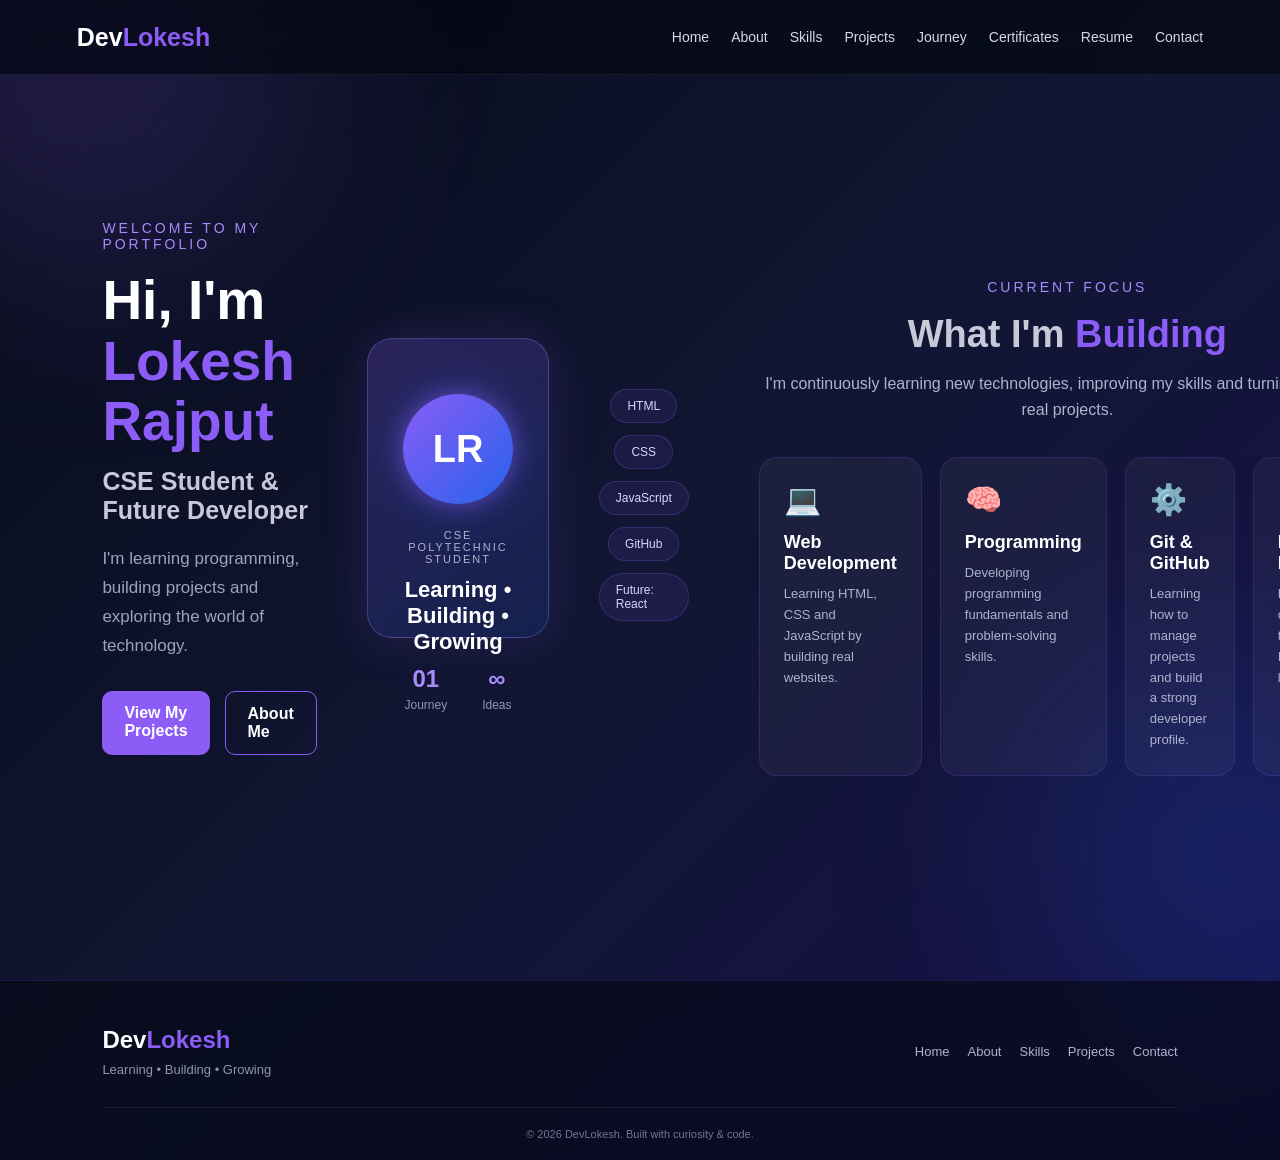
<file: index.html>
<!DOCTYPE html>
<html lang="en">
<head>
    <meta charset="UTF-8">
    <meta name="viewport" content="width=device-width, initial-scale=1.0">

    <title>Lokesh Rajput | CSE Polytechnic Student & Developer</title>
<meta name="description" content="Official portfolio of Lokesh Rajput — CSE Polytechnic student learning web development, programming and building real projects.">

<meta name="keywords" content="Lokesh Rajput, CSE Polytechnic, developer, web development, portfolio">
    <link rel="stylesheet" href="css/style.css">
</head>

<body>
<div class="loader">
    <div class="loader-logo">Dev<span>Lokesh</span></div>
    <div class="loader-line"></div>
    <p>Loading Portfolio...</p>
</div>    
    <header class="navbar">
        <div class="logo">Dev<span>Lokesh</span></div>

        <nav>
            <a href="index.html">Home</a>
            <a href="about.html">About</a>
            <a href="skills.html">Skills</a>
            <a href="projects.html">Projects</a>
            <a href="blog.html">Journey</a>
            <a href="certificates.html">Certificates</a>
            <a href="resume.html">Resume</a>
            <a href="contact.html">Contact</a>
        </nav>
    </header>


    <main class="hero">

        <div class="hero-text">

            <p class="welcome">WELCOME TO MY PORTFOLIO</p>

            <h1>
                Hi, I'm <span>Lokesh Rajput</span>
            </h1>

            <h2>
                CSE Student & Future Developer
            </h2>

            <p class="intro">
                I'm learning programming, building projects
                and exploring the world of technology.
            </p>

            <div class="buttons">
                <a href="projects.html" class="btn primary">
                    View My Projects
                </a>

                <a href="about.html" class="btn secondary">
                    About Me
                </a>
            </div>

        </div>


        <div class="hero-card">

    <div class="profile-circle">
        LR
    </div>

    <p class="card-label">CSE POLYTECHNIC STUDENT</p>

    <h3>Learning • Building • Growing</h3>

    <div class="mini-stats">

        <div>
            <strong>01</strong>
            <span>Journey</span>
        </div>

        <div>
            <strong>∞</strong>
            <span>Ideas</span>
        </div>

    </div>

</div>
<div class="tech-strip">

    <span>HTML</span>
    <span>CSS</span>
    <span>JavaScript</span>
    <span>GitHub</span>
    <span>Future: React</span>

</div>
<section class="focus-section">

    <div class="focus-intro">
        <p class="welcome">CURRENT FOCUS</p>

        <h2>What I'm <span>Building</span></h2>

        <p>
            I'm continuously learning new technologies,
            improving my skills and turning ideas into real projects.
        </p>
    </div>

    <div class="focus-grid">

        <div class="focus-card">
            <div class="focus-icon">💻</div>
            <h3>Web Development</h3>
            <p>Learning HTML, CSS and JavaScript by building real websites.</p>
        </div>

        <div class="focus-card">
            <div class="focus-icon">🧠</div>
            <h3>Programming</h3>
            <p>Developing programming fundamentals and problem-solving skills.</p>
        </div>

        <div class="focus-card">
            <div class="focus-icon">⚙️</div>
            <h3>Git & GitHub</h3>
            <p>Learning how to manage projects and build a strong developer profile.</p>
        </div>

        <div class="focus-card">
            <div class="focus-icon">🚀</div>
            <h3>Future: React</h3>
            <p>React is one of the technologies I plan to learn next.</p>
        </div>

    </div>

</section>
    </main>
<script src="js/animation.js"></script>
<footer class="site-footer">

    <div class="footer-content">

        <div class="footer-brand">
            <h2>Dev<span>Lokesh</span></h2>
            <p>Learning • Building • Growing</p>
        </div>

        <div class="footer-links">
            <a href="index.html">Home</a>
            <a href="about.html">About</a>
            <a href="skills.html">Skills</a>
            <a href="projects.html">Projects</a>
            <a href="contact.html">Contact</a>
        </div>

    </div>

    <div class="footer-bottom">
        <p>© 2026 DevLokesh. Built with curiosity & code.</p>
    </div>

</footer>
</body>
</html>
</file>
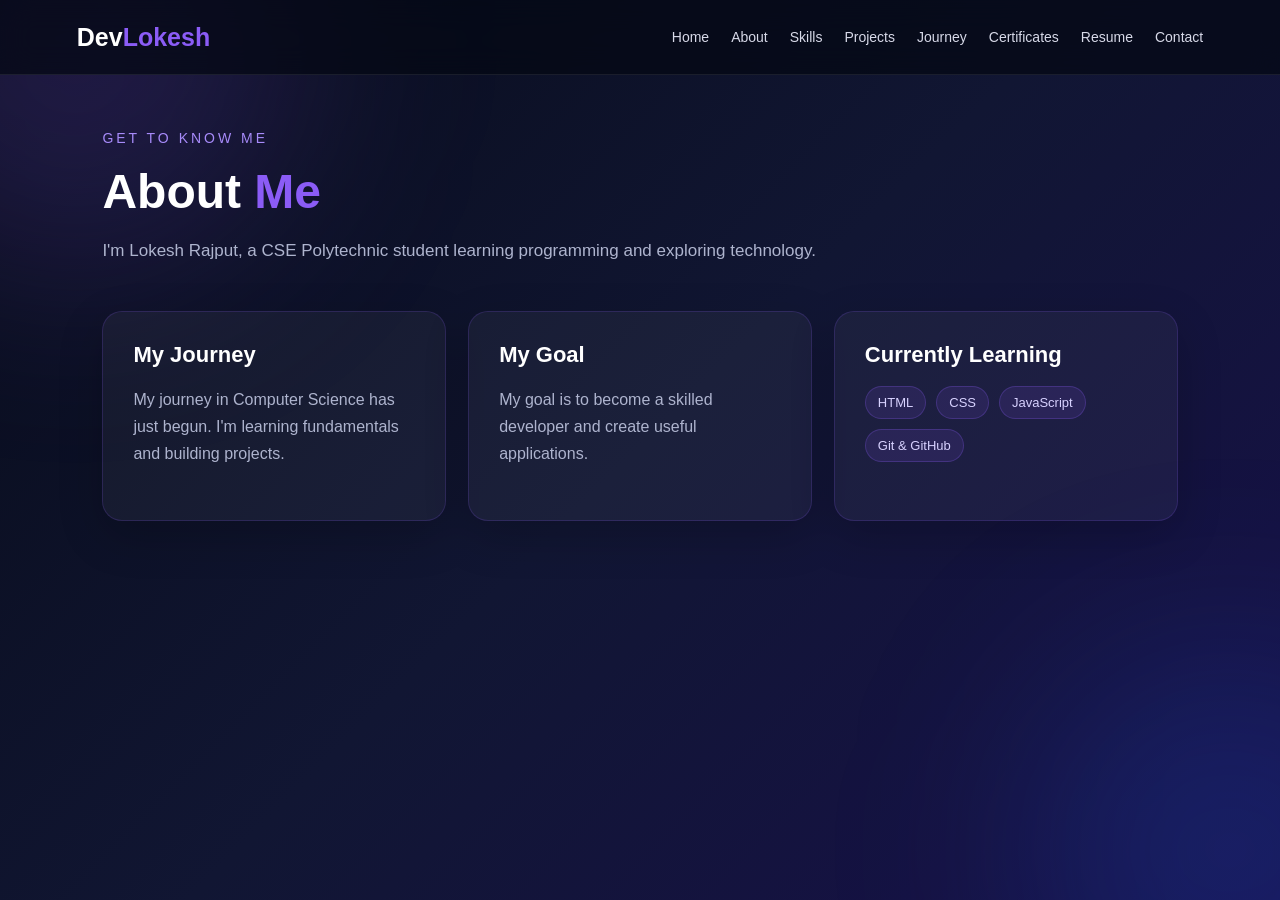
<file: about.html>
<!DOCTYPE html>
<html lang="en">
<head>
    <meta charset="UTF-8">
    <meta name="viewport" content="width=device-width, initial-scale=1.0">
    <title>About | DevLokesh</title>
    <link rel="stylesheet" href="css/style.css">
</head>

<body>

    <header class="navbar">

        <div class="logo">
            Dev<span>Lokesh</span>
        </div>

        <nav>
            <a href="index.html">Home</a>
            <a href="about.html">About</a>
            <a href="skills.html">Skills</a>
            <a href="projects.html">Projects</a>
            <a href="blog.html">Journey</a>
            <a href="certificates.html">Certificates</a>
            <a href="resume.html">Resume</a>
            <a href="contact.html">Contact</a>
        </nav>

    </header>

    <main class="about-page">

        <section class="about-intro">

            <p class="welcome">GET TO KNOW ME</p>

            <h1>About <span>Me</span></h1>

            <p>
                I'm Lokesh Rajput, a CSE Polytechnic student
                learning programming and exploring technology.
            </p>

        </section>

        <section class="about-grid">

            <div class="about-card">
                <h2>My Journey</h2>
                <p>
                    My journey in Computer Science has just begun.
                    I'm learning fundamentals and building projects.
                </p>
            </div>

            <div class="about-card">
                <h2>My Goal</h2>
                <p>
                    My goal is to become a skilled developer
                    and create useful applications.
                </p>
            </div>

            <div class="about-card highlight">
                <h2>Currently Learning</h2>

                <div class="learning-list">
                    <span>HTML</span>
                    <span>CSS</span>
                    <span>JavaScript</span>
                    <span>Git & GitHub</span>
                </div>
            </div>

        </section>

    </main>
<script src="js/animation.js"></script>
</body>
</html>
</file>
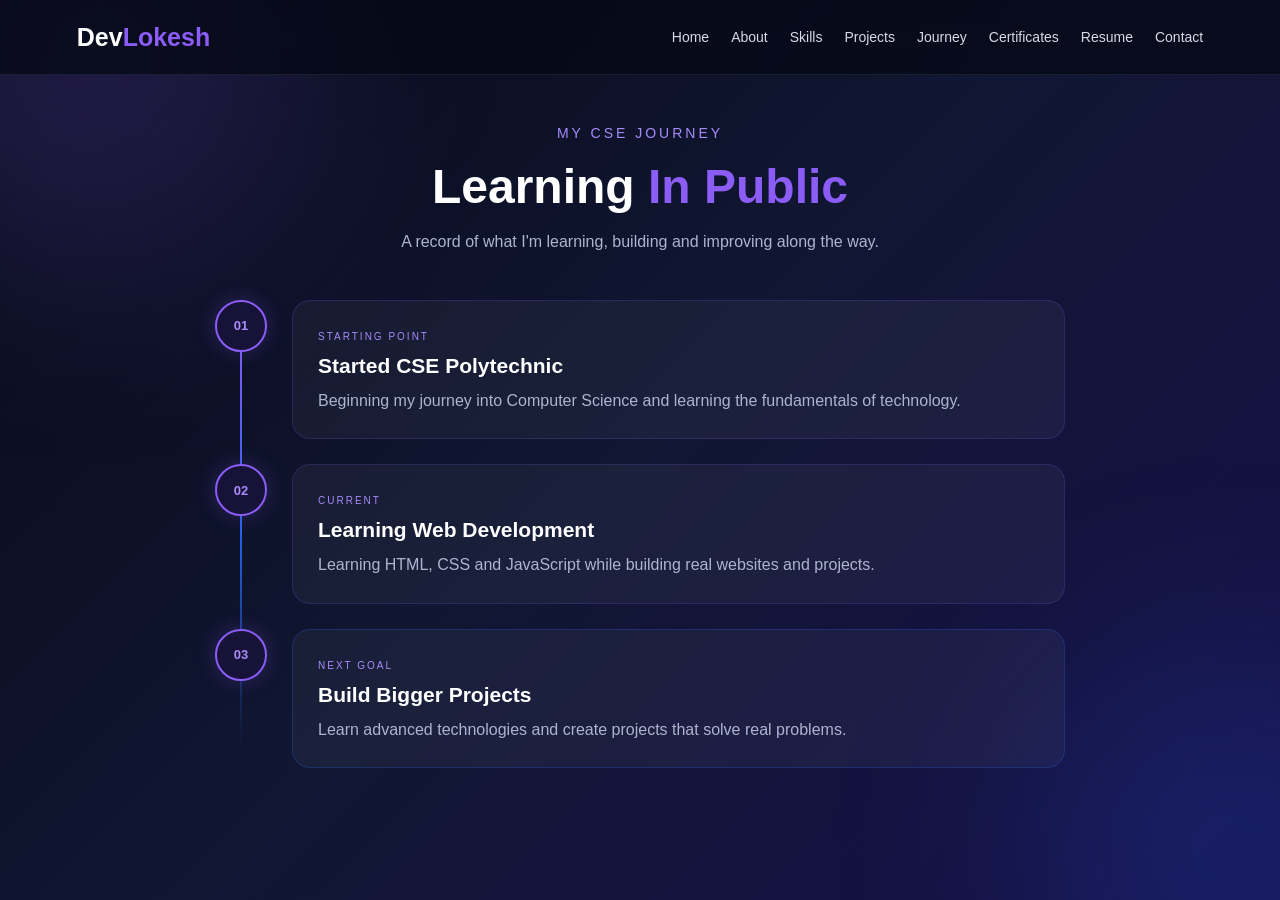
<file: blog.html>
<!DOCTYPE html>
<html lang="en">

<head>
    <meta charset="UTF-8">
    <meta name="viewport" content="width=device-width, initial-scale=1.0">

    <title>My Journey | DevLokesh</title>

    <link rel="stylesheet" href="css/style.css">
</head>

<body>

<header class="navbar">

    <div class="logo">
        Dev<span>Lokesh</span>
    </div>

    <nav>
        <a href="index.html">Home</a>
        <a href="about.html">About</a>
        <a href="skills.html">Skills</a>
        <a href="projects.html">Projects</a>
        <a href="blog.html">Journey</a>
        <a href="certificates.html">Certificates</a>
        <a href="resume.html">Resume</a>
        <a href="contact.html">Contact</a>
    </nav>

</header>


<main class="journey-page">

    <section class="journey-intro">

        <p class="welcome">MY CSE JOURNEY</p>

        <h1>Learning <span>In Public</span></h1>

        <p>
            A record of what I'm learning, building
            and improving along the way.
        </p>

    </section>


    <section class="timeline">


        <div class="timeline-item">

            <div class="timeline-dot">01</div>

            <div class="timeline-card">

                <span class="timeline-date">STARTING POINT</span>

                <h2>Started CSE Polytechnic</h2>

                <p>
                    Beginning my journey into Computer Science
                    and learning the fundamentals of technology.
                </p>

            </div>

        </div>


        <div class="timeline-item">

            <div class="timeline-dot">02</div>

            <div class="timeline-card">

                <span class="timeline-date">CURRENT</span>

                <h2>Learning Web Development</h2>

                <p>
                    Learning HTML, CSS and JavaScript while
                    building real websites and projects.
                </p>

            </div>

        </div>


        <div class="timeline-item">

            <div class="timeline-dot">03</div>

            <div class="timeline-card future-item">

                <span class="timeline-date">NEXT GOAL</span>

                <h2>Build Bigger Projects</h2>

                <p>
                    Learn advanced technologies and create
                    projects that solve real problems.
                </p>

            </div>

        </div>


    </section>

</main>
<script src="js/animation.js"></script>
</body>
</html>
</file>
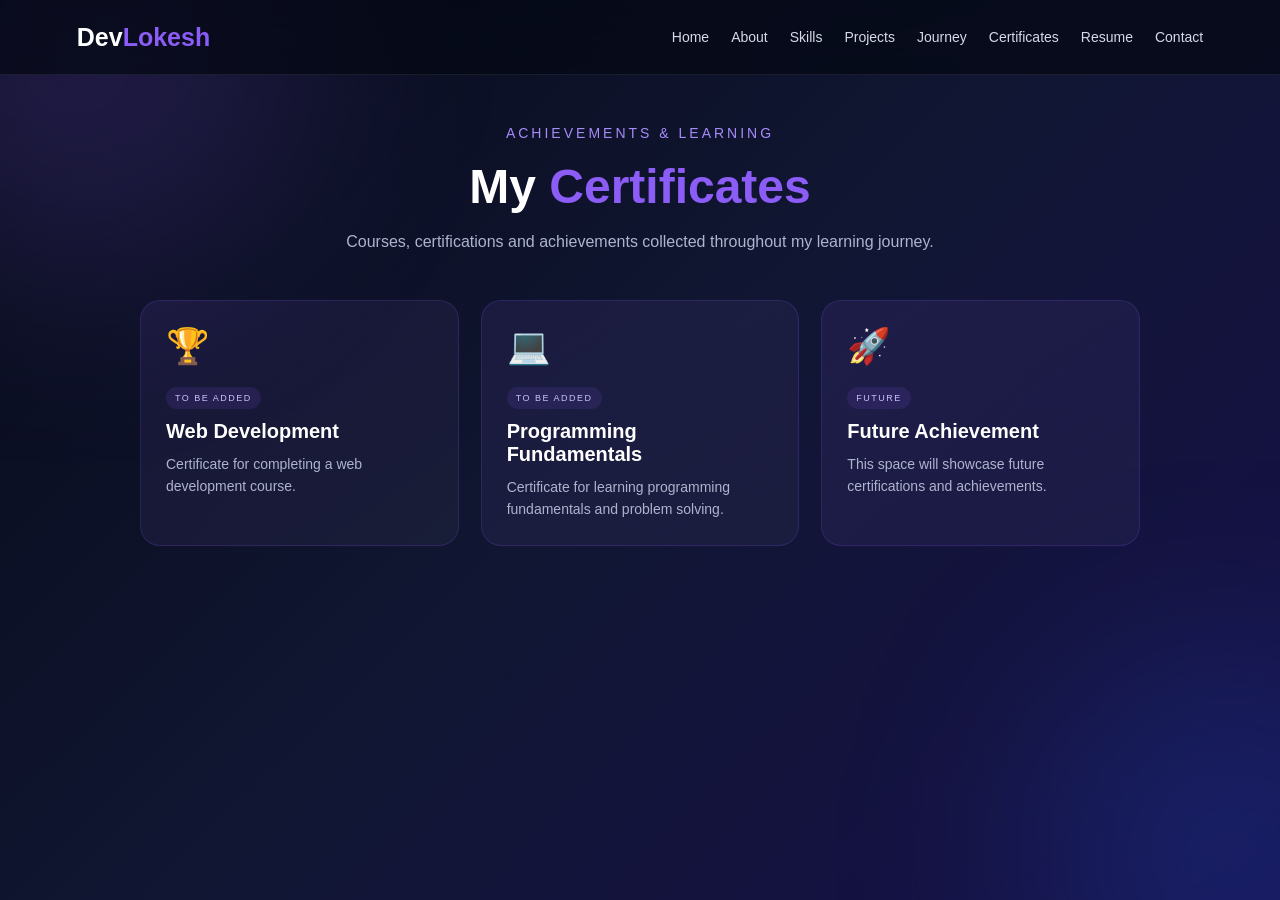
<file: certificates.html>
<!DOCTYPE html>
<html lang="en">

<head>
    <meta charset="UTF-8">
    <meta name="viewport" content="width=device-width, initial-scale=1.0">

    <title>Certificates | DevLokesh</title>

    <link rel="stylesheet" href="css/style.css">
</head>

<body>

<header class="navbar">

    <div class="logo">
        Dev<span>Lokesh</span>
    </div>

    <nav>
        <a href="index.html">Home</a>
        <a href="about.html">About</a>
        <a href="skills.html">Skills</a>
        <a href="projects.html">Projects</a>
        <a href="blog.html">Journey</a>
        <a href="certificates.html">Certificates</a>
        <a href="resume.html">Resume</a>
        <a href="contact.html">Contact</a>
    </nav>

</header>


<main class="certificates-page">

    <section class="certificates-intro">

        <p class="welcome">ACHIEVEMENTS & LEARNING</p>

        <h1>My <span>Certificates</span></h1>

        <p>
            Courses, certifications and achievements
            collected throughout my learning journey.
        </p>

    </section>


    <section class="certificates-grid">


        <div class="certificate-card">

            <div class="certificate-icon">
                🏆
            </div>

            <div>

                <span class="certificate-status">
                    TO BE ADDED
                </span>

                <h2>Web Development</h2>

                <p>
                    Certificate for completing a web
                    development course.
                </p>

            </div>

        </div>


        <div class="certificate-card">

            <div class="certificate-icon">
                💻
            </div>

            <div>

                <span class="certificate-status">
                    TO BE ADDED
                </span>

                <h2>Programming Fundamentals</h2>

                <p>
                    Certificate for learning programming
                    fundamentals and problem solving.
                </p>

            </div>

        </div>


        <div class="certificate-card">

            <div class="certificate-icon">
                🚀
            </div>

            <div>

                <span class="certificate-status">
                    FUTURE
                </span>

                <h2>Future Achievement</h2>

                <p>
                    This space will showcase future
                    certifications and achievements.
                </p>

            </div>

        </div>


    </section>

</main>
<script src="js/animation.js"></script>
</body>
</html>
</file>
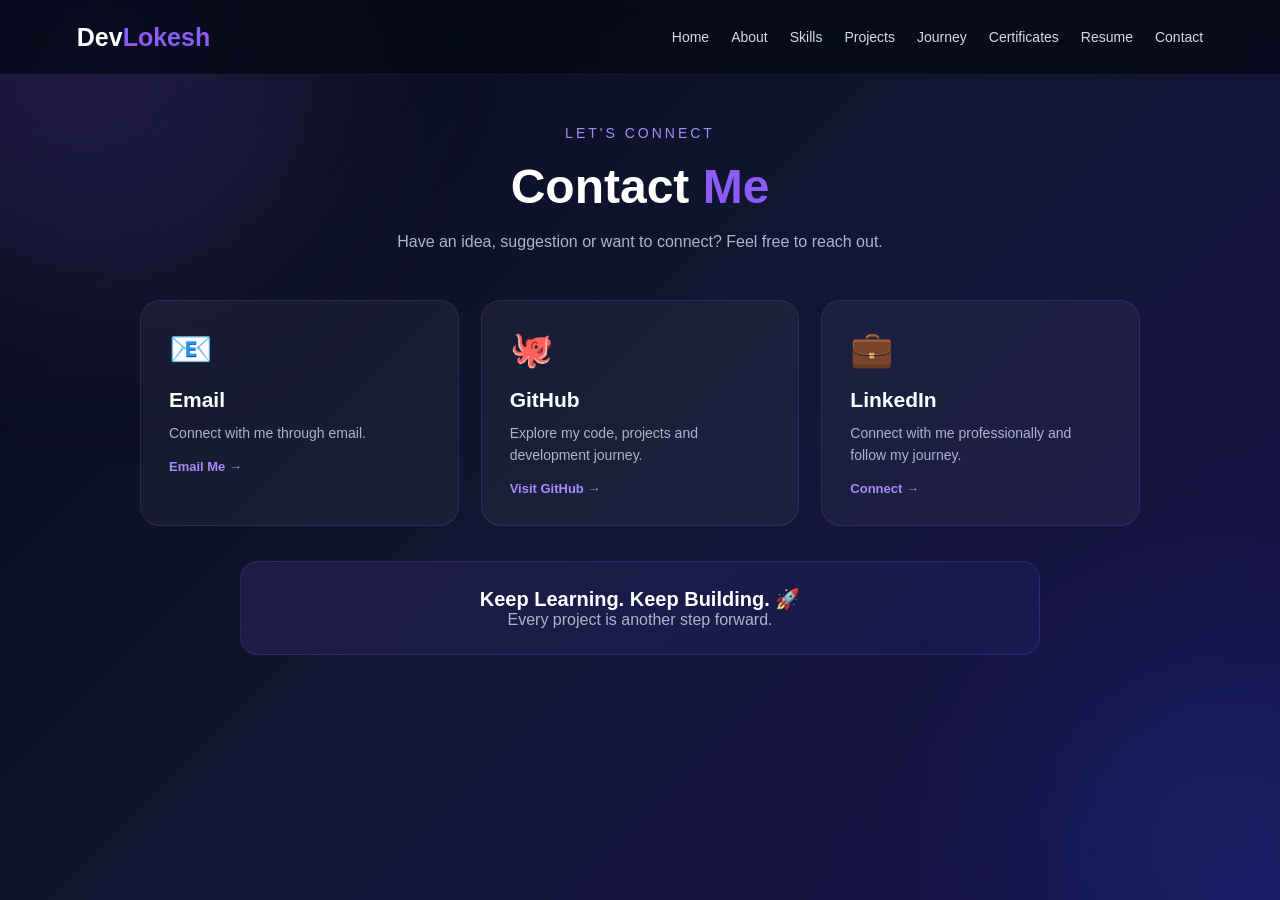
<file: contact.html>
<!DOCTYPE html>
<html lang="en">

<head>
    <meta charset="UTF-8">
    <meta name="viewport" content="width=device-width, initial-scale=1.0">

    <title>Contact | DevLokesh</title>

    <link rel="stylesheet" href="css/style.css">
</head> 


<body>

<header class="navbar">

    <div class="logo">
        Dev<span>Lokesh</span>
    </div>

    <nav>
        <a href="index.html">Home</a>
        <a href="about.html">About</a>
        <a href="skills.html">Skills</a>
        <a href="projects.html">Projects</a>
        <a href="blog.html">Journey</a>
        <a href="certificates.html">Certificates</a>
        <a href="resume.html">Resume</a>
        <a href="contact.html">Contact</a>
    </nav>

</header>


<main class="contact-page">

    <section class="contact-intro">

        <p class="welcome">LET'S CONNECT</p>

        <h1>Contact <span>Me</span></h1>

        <p>
            Have an idea, suggestion or want to connect?
            Feel free to reach out.
        </p>

    </section>


    <section class="contact-grid">


        <div class="contact-card">

            <div class="contact-icon">📧</div>

            <h2>Email</h2>

            <p>
                Connect with me through email.
            </p>

            <a href="#" class="contact-link">
                Email Me →
            </a>

        </div>


        <div class="contact-card">

            <div class="contact-icon">🐙</div>

            <h2>GitHub</h2>

            <p>
                Explore my code, projects and
                development journey.
            </p>

            <a href="https://github.com/Mywebsite2010"
   class="contact-link"
   target="_blank"
   rel="noopener noreferrer">
    Visit GitHub →
</a>

        </div>


        <div class="contact-card">

            <div class="contact-icon">💼</div>

            <h2>LinkedIn</h2>

            <p>
                Connect with me professionally
                and follow my journey.
            </p>

            <a href="#" class="contact-link">
                Connect →
            </a>

        </div>


    </section>


    <div class="contact-message">

        <h2>Keep Learning. Keep Building. 🚀</h2>

        <p>
            Every project is another step forward.
        </p>

    </div>

</main>
<script src="js/animation.js"></script>
</body>
</html>
</file>
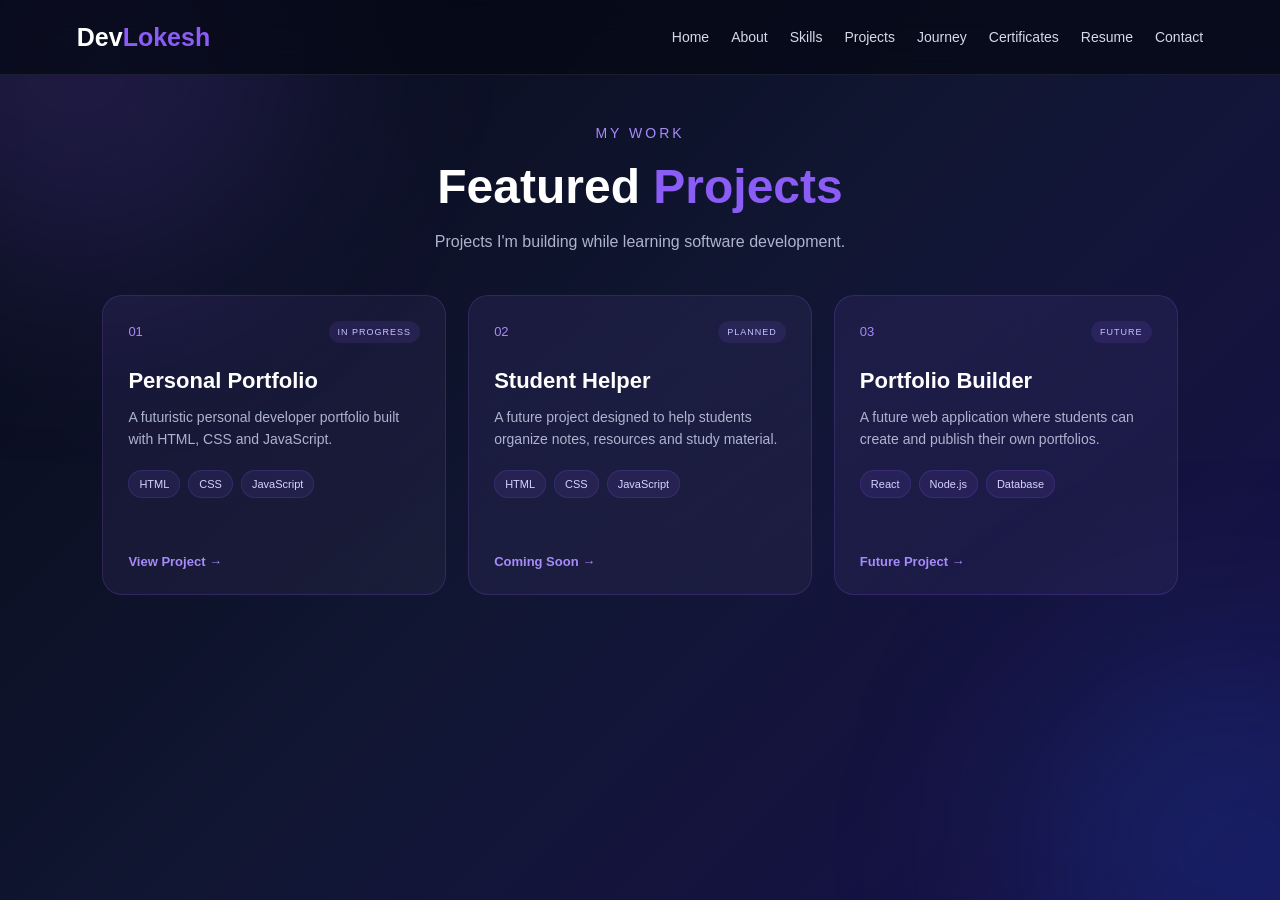
<file: projects.html>
<!DOCTYPE html>
<html lang="en">

<head>
    <meta charset="UTF-8">
    <meta name="viewport" content="width=device-width, initial-scale=1.0">

    <title>Projects | DevLokesh</title>

    <link rel="stylesheet" href="css/style.css">
</head>

<body>

<header class="navbar">

    <div class="logo">
        Dev<span>Lokesh</span>
    </div>

    <nav>
        <a href="index.html">Home</a>
        <a href="about.html">About</a>
        <a href="skills.html">Skills</a>
        <a href="projects.html">Projects</a>
        <a href="blog.html">Journey</a>
        <a href="certificates.html">Certificates</a>
        <a href="resume.html">Resume</a>
        <a href="contact.html">Contact</a>
    </nav>

</header>


<main class="projects-page">

    <section class="projects-intro">

        <p class="welcome">MY WORK</p>

        <h1>Featured <span>Projects</span></h1>

        <p>
            Projects I'm building while learning
            software development.
        </p>

    </section>


    <section class="projects-grid">


        <div class="project-card">

            <div class="project-top">
                <span class="project-number">01</span>
                <span class="project-status">IN PROGRESS</span>
            </div>

            <h2>Personal Portfolio</h2>

            <p>
                A futuristic personal developer portfolio
                built with HTML, CSS and JavaScript.
            </p>

            <div class="project-tech">
                <span>HTML</span>
                <span>CSS</span>
                <span>JavaScript</span>
            </div>

            <a href="#" class="project-link">
                View Project →
            </a>

        </div>


        <div class="project-card">

            <div class="project-top">
                <span class="project-number">02</span>
                <span class="project-status">PLANNED</span>
            </div>

            <h2>Student Helper</h2>

            <p>
                A future project designed to help students
                organize notes, resources and study material.
            </p>

            <div class="project-tech">
                <span>HTML</span>
                <span>CSS</span>
                <span>JavaScript</span>
            </div>

            <a href="#" class="project-link">
                Coming Soon →
            </a>

        </div>


        <div class="project-card">

            <div class="project-top">
                <span class="project-number">03</span>
                <span class="project-status">FUTURE</span>
            </div>

            <h2>Portfolio Builder</h2>

            <p>
                A future web application where students
                can create and publish their own portfolios.
            </p>

            <div class="project-tech">
                <span>React</span>
                <span>Node.js</span>
                <span>Database</span>
            </div>

            <a href="#" class="project-link">
                Future Project →
            </a>

        </div>


    </section>

</main>
<script src="js/animation.js"></script>
</body>
</html>
</file>
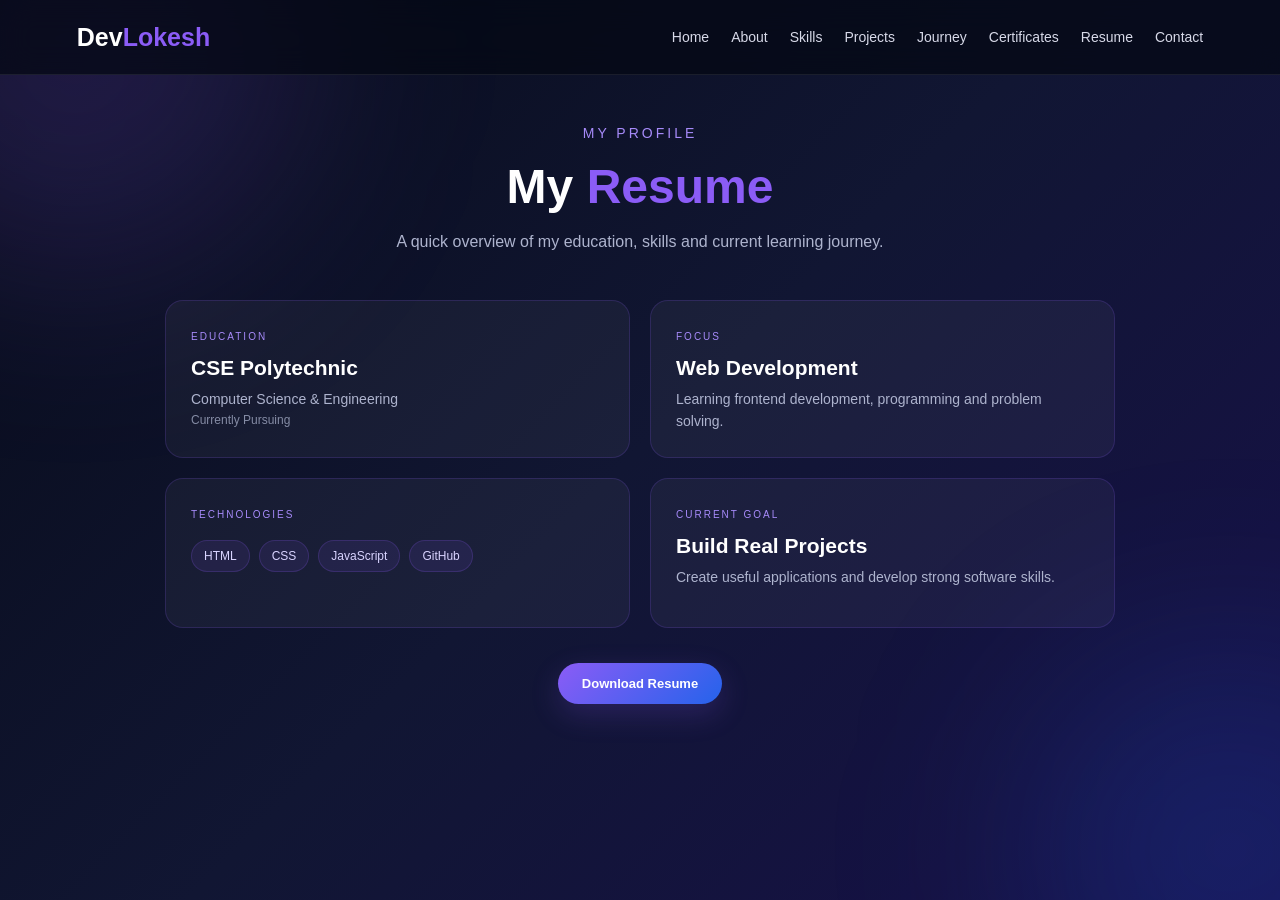
<file: resume.html>
<!DOCTYPE html>
<html lang="en">

<head>
    <meta charset="UTF-8">
    <meta name="viewport" content="width=device-width, initial-scale=1.0">

    <title>Resume | DevLokesh</title>

    <link rel="stylesheet" href="css/style.css">
</head>

<body>

<header class="navbar">

    <div class="logo">
        Dev<span>Lokesh</span>
    </div>

    <nav>
        <a href="index.html">Home</a>
        <a href="about.html">About</a>
        <a href="skills.html">Skills</a>
        <a href="projects.html">Projects</a>
        <a href="blog.html">Journey</a>
        <a href="certificates.html">Certificates</a>
        <a href="resume.html">Resume</a>
        <a href="contact.html">Contact</a>
    </nav>

</header>


<main class="resume-page">

    <section class="resume-intro">

        <p class="welcome">MY PROFILE</p>

        <h1>My <span>Resume</span></h1>

        <p>
            A quick overview of my education,
            skills and current learning journey.
        </p>

    </section>


    <section class="resume-grid">


        <div class="resume-card">

            <span class="resume-label">EDUCATION</span>

            <h2>CSE Polytechnic</h2>

            <p>
                Computer Science & Engineering
            </p>

            <span class="resume-small">
                Currently Pursuing
            </span>

        </div>


        <div class="resume-card">

            <span class="resume-label">FOCUS</span>

            <h2>Web Development</h2>

            <p>
                Learning frontend development,

                programming and problem solving.
            </p>

        </div>


        <div class="resume-card">

            <span class="resume-label">TECHNOLOGIES</span>

            <div class="resume-tags">
                <span>HTML</span>
                <span>CSS</span>
                <span>JavaScript</span>
                <span>GitHub</span>
            </div>

        </div>


        <div class="resume-card">

            <span class="resume-label">CURRENT GOAL</span>

            <h2>Build Real Projects</h2>

            <p>
                Create useful applications and
                develop strong software skills.
            </p>

        </div>


    </section>


    <div class="resume-action">

        <a href="#" class="resume-button">
            Download Resume
        </a>

    </div>

</main>
<script src="js/animation.js"></script>
</body>
</html>
</file>
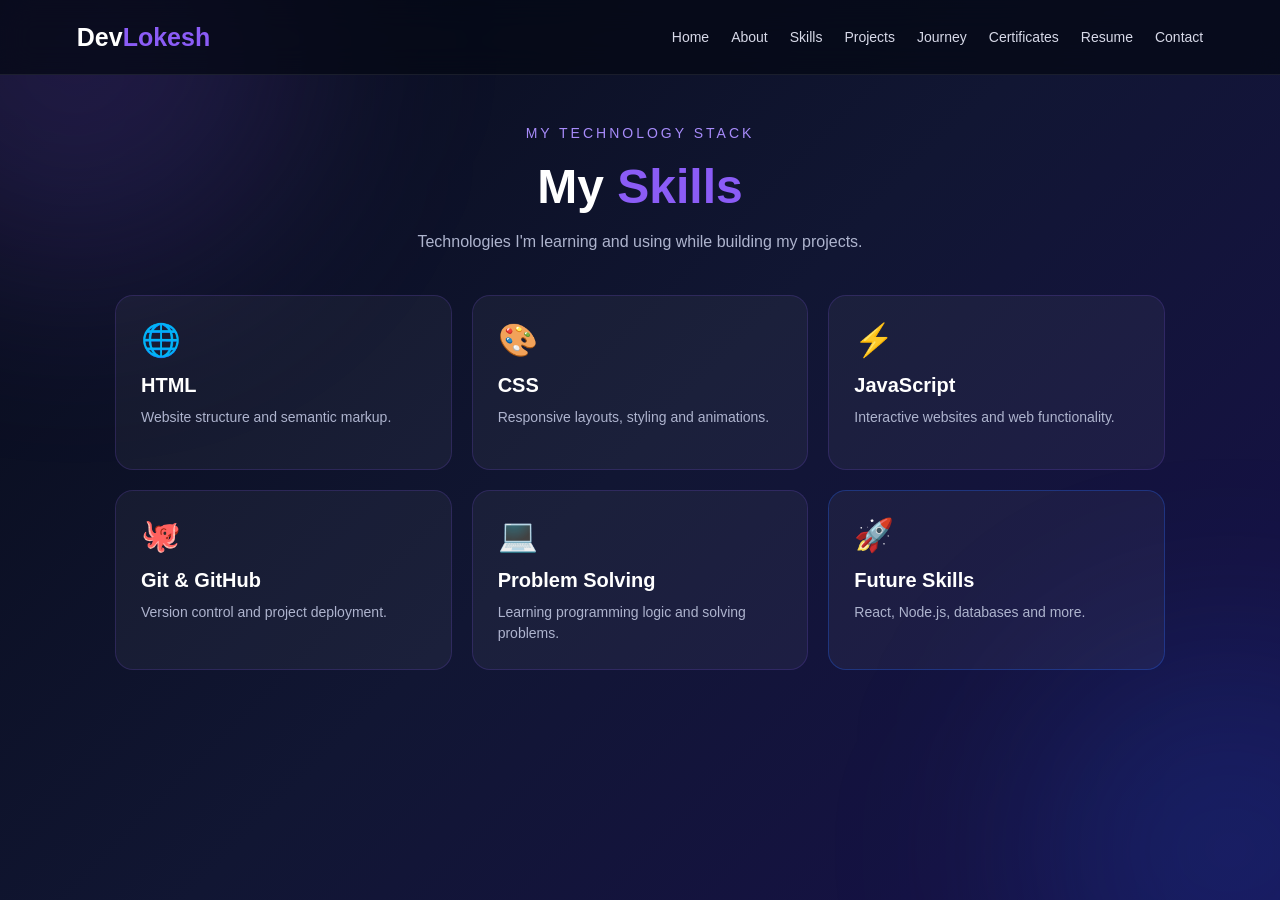
<file: skills.html>
<!DOCTYPE html>
<html lang="en">

<head>
    <meta charset="UTF-8">
    <meta name="viewport" content="width=device-width, initial-scale=1.0">

    <title>Skills | DevLokesh</title>

    <link rel="stylesheet" href="css/style.css">
</head>

<body>

<header class="navbar">

    <div class="logo">
        Dev<span>Lokesh</span>
    </div>

    <nav>
        <a href="index.html">Home</a>
        <a href="about.html">About</a>
        <a href="skills.html">Skills</a>
        <a href="projects.html">Projects</a>
        <a href="blog.html">Journey</a>
        <a href="certificates.html">Certificates</a>
        <a href="resume.html">Resume</a>
        <a href="contact.html">Contact</a>
    </nav>

</header>


<main class="skills-page">

    <section class="skills-intro">

        <p class="welcome">MY TECHNOLOGY STACK</p>

        <h1>My <span>Skills</span></h1>

        <p>
            Technologies I'm learning and using while
            building my projects.
        </p>

    </section>


    <section class="skills-grid">

        <div class="skill-card">
            <div class="skill-icon">🌐</div>
            <h2>HTML</h2>
            <p>Website structure and semantic markup.</p>
        </div>


        <div class="skill-card">
            <div class="skill-icon">🎨</div>
            <h2>CSS</h2>
            <p>Responsive layouts, styling and animations.</p>
        </div>


        <div class="skill-card">
            <div class="skill-icon">⚡</div>
            <h2>JavaScript</h2>
            <p>Interactive websites and web functionality.</p>
        </div>


        <div class="skill-card">
            <div class="skill-icon">🐙</div>
            <h2>Git & GitHub</h2>
            <p>Version control and project deployment.</p>
        </div>


        <div class="skill-card">
            <div class="skill-icon">💻</div>
            <h2>Problem Solving</h2>
            <p>Learning programming logic and solving problems.</p>
        </div>


        <div class="skill-card future">
            <div class="skill-icon">🚀</div>
            <h2>Future Skills</h2>
            <p>React, Node.js, databases and more.</p>
        </div>

    </section>

</main>
<script src="js/animation.js"></script>
</body>
</html>
</file>
<file: css/style.css>
* {
    box-sizing: border-box;
    margin: 0;
    padding: 0;
}

body {
    font-family: Arial, sans-serif;
    min-height: 100vh;
    background: linear-gradient(135deg, #070b18, #111633, #17104a);
    color: white;
}

/* NAVBAR */

.navbar {
    height: 75px;
    padding: 0 6%;
    display: flex;
    align-items: center;
    justify-content: space-between;
    border-bottom: 1px solid rgba(255,255,255,0.08);
    background: rgba(5,8,20,0.75);
}

.logo {
    font-size: 25px;
    font-weight: bold;
}

.logo span {
    color: #8b5cf6;
}

nav {
    display: flex;
    gap: 22px;
}

nav a {
    color: #d7d9e8;
    text-decoration: none;
    font-size: 14px;
}

nav a:hover {
    color: #a78bfa;
}

/* HERO */

.hero {
    min-height: calc(100vh - 75px);
    padding: 50px 8%;
    display: flex;
    align-items: center;
    justify-content: space-between;
    gap: 50px;
}

.hero-text {
    max-width: 650px;
}

.welcome {
    color: #a78bfa;
    font-size: 14px;
    letter-spacing: 3px;
    margin-bottom: 18px;
}

.hero h1 {
    font-size: 55px;
    line-height: 1.1;
    margin-bottom: 15px;
}

.hero h1 span {
    color: #8b5cf6;
}

.hero h2 {
    font-size: 25px;
    color: #c7c9d9;
    margin-bottom: 20px;
}

.intro {
    color: #9da3bd;
    font-size: 17px;
    line-height: 1.7;
    max-width: 550px;
}

/* BUTTONS */

.buttons {
    display: flex;
    gap: 15px;
    margin-top: 30px;
}

.btn {
    padding: 13px 22px;
    border-radius: 10px;
    text-decoration: none;
    font-weight: bold;
}

.primary {
    background: #8b5cf6;
    color: white;
}

.secondary {
    border: 1px solid #8b5cf6;
    color: white;
}

/* HERO CARD */

.hero-card {
    width: 300px;
    height: 300px;
    border-radius: 25px;
    padding: 35px;
    text-align: center;
    background: linear-gradient(
        145deg,
        rgba(139,92,246,0.25),
        rgba(37,99,235,0.15)
    );
    border: 1px solid rgba(167,139,250,0.3);
    box-shadow: 0 0 50px rgba(139,92,246,0.18);
}

.code-icon {
    font-size: 65px;
    color: #a78bfa;
    margin: 35px 0 25px;
}

.hero-card h3 {
    font-size: 22px;
    margin-bottom: 10px;
}

.hero-card p {
    color: #aeb4ce;
}

/* MOBILE */

@media (max-width: 900px) {

    .navbar {
        height: auto;
        padding: 20px;
        flex-direction: column;
        gap: 18px;
    }

    nav {
        flex-wrap: wrap;
        justify-content: center;
    }

    .hero {
        padding: 45px 25px;
        flex-direction: column;
        text-align: center;
    }

    .hero h1 {
        font-size: 40px;
    }

    .intro {
        margin: auto;
    }

    .buttons {
        justify-content: center;
    }

    .hero-card {
        width: 260px;
        height: 260px;
    }
}
/* PROFILE CARD */

.profile-card {
    text-align: center;
}

.profile-circle {
    width: 110px;
    height: 110px;
    margin: 20px auto 25px;
    border-radius: 50%;

    display: flex;
    align-items: center;
    justify-content: center;

    font-size: 38px;
    font-weight: bold;

    background: linear-gradient(135deg, #8b5cf6, #2563eb);
    box-shadow:
        0 0 25px rgba(139, 92, 246, 0.6),
        0 0 60px rgba(37, 99, 235, 0.3);
}

.card-label {
    font-size: 11px;
    letter-spacing: 2px;
    color: #a78bfa;
    margin-bottom: 12px;
}

.profile-card h3 {
    color: white;
    font-size: 19px;
    margin-bottom: 25px;
}

.mini-stats {
    display: flex;
    justify-content: center;
    gap: 35px;
}

.mini-stats div {
    display: flex;
    flex-direction: column;
    gap: 5px;
}

.mini-stats strong {
    font-size: 24px;
    color: #a78bfa;
}

.mini-stats span {
    font-size: 12px;
    color: #8f96b2;
}
/* TECH STRIP */

.tech-strip {
    width: 100%;
    max-width: 850px;
    margin: 35px auto 0;

    display: flex;
    justify-content: center;
    align-items: center;
    flex-wrap: wrap;
    gap: 12px;
}

.tech-strip span {
    padding: 9px 16px;
    border-radius: 30px;

    font-size: 12px;
    color: #d9d6ff;

    background: rgba(139, 92, 246, 0.10);
    border: 1px solid rgba(139, 92, 246, 0.25);

    transition: 0.3s;
}

.tech-strip span:hover {
    background: rgba(139, 92, 246, 0.25);
    transform: translateY(-3px);
}

/* BACKGROUND GLOW */

body {
    position: relative;
    overflow-x: hidden;
}

body::before {
    content: "";
    position: fixed;
    width: 450px;
    height: 450px;
    top: -180px;
    left: -150px;

    background: rgba(139, 92, 246, 0.18);
    filter: blur(100px);
    border-radius: 50%;

    pointer-events: none;
    z-index: -1;
}

body::after {
    content: "";
    position: fixed;
    width: 400px;
    height: 400px;
    right: -150px;
    bottom: -150px;

    background: rgba(37, 99, 235, 0.18);
    filter: blur(100px);
    border-radius: 50%;

    pointer-events: none;
    z-index: -1;
}
/* NAVBAR POLISH */

.navbar {
    position: sticky;
    top: 0;
    z-index: 1000;
    backdrop-filter: blur(15px);
}

nav a {
    position: relative;
    transition: 0.3s ease;
}

nav a::after {
    content: "";
    position: absolute;
    left: 0;
    bottom: -7px;
    width: 0;
    height: 2px;
    background: #8b5cf6;
    transition: 0.3s ease;
}

nav a:hover::after {
    width: 100%;
}

nav a:hover {
    color: #ffffff;
}
/* ABOUT PAGE */

.about-page {
    min-height: calc(100vh - 75px);
    padding: 55px 8%;
}

.about-intro {
    max-width: 750px;
    margin-bottom: 45px;
}

.about-intro h1 {
    font-size: 48px;
    margin: 10px 0 18px;
}

.about-intro h1 span {
    color: #8b5cf6;
}

.about-intro > p:last-child {
    color: #aeb4ce;
    font-size: 17px;
    line-height: 1.7;
}


/* CARDS */

.about-grid {
    display: grid;
    grid-template-columns: repeat(3, 1fr);
    gap: 22px;
}

.about-card {
    padding: 30px;
    min-height: 210px;

    border-radius: 20px;

    background: rgba(255, 255, 255, 0.045);
    border: 1px solid rgba(139, 92, 246, 0.18);

    box-shadow: 0 15px 45px rgba(0, 0, 0, 0.2);

    transition: 0.3s ease;
}

.about-card:hover {
    transform: translateY(-6px);
    border-color: rgba(139, 92, 246, 0.5);
    box-shadow: 0 20px 55px rgba(139, 92, 246, 0.12);
}

.about-card h2 {
    font-size: 22px;
    margin-bottom: 18px;
}

.about-card p {
    color: #aeb4ce;
    line-height: 1.7;
}


/* LEARNING */

.learning-list {
    display: flex;
    flex-wrap: wrap;
    gap: 10px;
}

.learning-list span {
    padding: 8px 12px;
    border-radius: 20px;

    background: rgba(139, 92, 246, 0.12);
    border: 1px solid rgba(139, 92, 246, 0.25);

    color: #d8d2ff;
    font-size: 13px;
}


/* RESPONSIVE */

@media (max-width: 900px) {

    .about-page {
        padding: 45px 25px;
    }

    .about-grid {
        grid-template-columns: 1fr;
    }

    .about-intro h1 {
        font-size: 40px;
    }
}
/* SKILLS PAGE */

.skills-page {
    min-height: calc(100vh - 75px);
    padding: 50px 8%;
}

.skills-intro {
    text-align: center;
    max-width: 700px;
    margin: 0 auto 40px;
}

.skills-intro h1 {
    font-size: 48px;
    margin: 10px 0 15px;
}

.skills-intro h1 span {
    color: #8b5cf6;
}

.skills-intro > p:last-child {
    color: #aeb4ce;
    line-height: 1.6;
}


/* SKILL CARDS */

.skills-grid {
    display: grid;
    grid-template-columns: repeat(3, 1fr);
    gap: 20px;
    max-width: 1050px;
    margin: auto;
}

.skill-card {
    padding: 25px;
    min-height: 175px;

    border-radius: 18px;

    background: rgba(255, 255, 255, 0.045);
    border: 1px solid rgba(139, 92, 246, 0.18);

    transition: 0.3s ease;
}

.skill-card:hover {
    transform: translateY(-7px);
    border-color: rgba(139, 92, 246, 0.55);
    box-shadow: 0 15px 40px rgba(139, 92, 246, 0.15);
}

.skill-icon {
    font-size: 32px;
    margin-bottom: 15px;
}

.skill-card h2 {
    font-size: 20px;
    margin-bottom: 10px;
}

.skill-card p {
    color: #aeb4ce;
    line-height: 1.5;
    font-size: 14px;
}

.skill-card.future {
    border-color: rgba(37, 99, 235, 0.35);
}


/* MOBILE */

@media (max-width: 900px) {

    .skills-page {
        padding: 45px 25px;
    }

    .skills-grid {
        grid-template-columns: 1fr;
    }

    .skills-intro h1 {
        font-size: 40px;
    }
}
/* PROJECTS PAGE */

.projects-page {
    min-height: calc(100vh - 75px);
    padding: 50px 8%;
}

.projects-intro {
    text-align: center;
    max-width: 700px;
    margin: 0 auto 40px;
}

.projects-intro h1 {
    font-size: 48px;
    margin: 10px 0 15px;
}

.projects-intro h1 span {
    color: #8b5cf6;
}

.projects-intro > p:last-child {
    color: #aeb4ce;
    line-height: 1.6;
}


/* PROJECT CARDS */

.projects-grid {
    max-width: 1100px;
    margin: auto;

    display: grid;
    grid-template-columns: repeat(3, 1fr);
    gap: 22px;
}

.project-card {
    padding: 25px;
    min-height: 300px;

    border-radius: 20px;

    background: linear-gradient(
        145deg,
        rgba(139, 92, 246, 0.10),
        rgba(255, 255, 255, 0.035)
    );

    border: 1px solid rgba(139, 92, 246, 0.20);

    display: flex;
    flex-direction: column;

    transition: 0.3s ease;
}

.project-card:hover {
    transform: translateY(-8px);
    border-color: rgba(139, 92, 246, 0.55);

    box-shadow:
        0 20px 50px rgba(139, 92, 246, 0.14);
}


/* TOP */

.project-top {
    display: flex;
    justify-content: space-between;
    align-items: center;

    margin-bottom: 25px;
}

.project-number {
    font-size: 13px;
    color: #a78bfa;
}

.project-status {
    font-size: 9px;
    letter-spacing: 1px;

    padding: 6px 9px;
    border-radius: 20px;

    color: #c9c2ff;
    background: rgba(139, 92, 246, 0.12);
}


/* CONTENT */

.project-card h2 {
    font-size: 22px;
    margin-bottom: 12px;
}

.project-card p {
    color: #aeb4ce;
    line-height: 1.6;
    font-size: 14px;
}


/* TECHNOLOGIES */

.project-tech {
    display: flex;
    flex-wrap: wrap;
    gap: 8px;

    margin-top: 20px;
}

.project-tech span {
    font-size: 11px;
    padding: 7px 10px;

    border-radius: 15px;

    color: #d9d4ff;

    background: rgba(139, 92, 246, 0.10);
    border: 1px solid rgba(139, 92, 246, 0.18);
}


/* LINK */

.project-link {
    margin-top: auto;
    padding-top: 25px;

    color: #a78bfa;
    text-decoration: none;

    font-size: 13px;
    font-weight: bold;
}

.project-link:hover {
    color: white;
}


/* MOBILE */

@media (max-width: 900px) {

    .projects-page {
        padding: 45px 25px;
    }

    .projects-grid {
        grid-template-columns: 1fr;
    }

    .projects-intro h1 {
        font-size: 40px;
    }
}
/* JOURNEY PAGE */

.journey-page {
    min-height: calc(100vh - 75px);
    padding: 50px 8%;
}

.journey-intro {
    text-align: center;
    max-width: 700px;
    margin: 0 auto 45px;
}

.journey-intro h1 {
    font-size: 48px;
    margin: 10px 0 15px;
}

.journey-intro h1 span {
    color: #8b5cf6;
}

.journey-intro > p:last-child {
    color: #aeb4ce;
    line-height: 1.6;
}


/* TIMELINE */

.timeline {
    max-width: 850px;
    margin: auto;
    position: relative;
}

.timeline::before {
    content: "";
    position: absolute;

    left: 25px;
    top: 20px;
    bottom: 20px;

    width: 2px;

    background: linear-gradient(
        #8b5cf6,
        #2563eb,
        transparent
    );
}

.timeline-item {
    position: relative;

    display: flex;
    gap: 25px;

    margin-bottom: 25px;
}

.timeline-dot {
    flex-shrink: 0;

    width: 52px;
    height: 52px;

    border-radius: 50%;

    display: flex;
    align-items: center;
    justify-content: center;

    font-size: 13px;
    font-weight: bold;

    background: #171238;
    color: #a78bfa;

    border: 2px solid #8b5cf6;

    box-shadow: 0 0 20px rgba(139, 92, 246, 0.25);

    z-index: 2;
}

.timeline-card {
    flex: 1;

    padding: 25px;

    border-radius: 18px;

    background: rgba(255, 255, 255, 0.045);
    border: 1px solid rgba(139, 92, 246, 0.18);

    transition: 0.3s ease;
}

.timeline-card:hover {
    transform: translateX(5px);
    border-color: rgba(139, 92, 246, 0.5);
}

.timeline-date {
    font-size: 10px;
    letter-spacing: 2px;
    color: #a78bfa;
}

.timeline-card h2 {
    margin: 10px 0;
    font-size: 21px;
}

.timeline-card p {
    color: #aeb4ce;
    line-height: 1.6;
}

.future-item {
    border-color: rgba(37, 99, 235, 0.25);
}


/* MOBILE */

@media (max-width: 700px) {

    .journey-page {
        padding: 45px 20px;
    }

    .journey-intro h1 {
        font-size: 38px;
    }

    .timeline-item {
        gap: 15px;
    }

    .timeline-dot {
        width: 44px;
        height: 44px;
    }

    .timeline::before {
        left: 21px;
    }
}
/* CERTIFICATES PAGE */

.certificates-page {
    min-height: calc(100vh - 75px);
    padding: 50px 8%;
}

.certificates-intro {
    text-align: center;
    max-width: 700px;
    margin: 0 auto 45px;
}

.certificates-intro h1 {
    font-size: 48px;
    margin: 10px 0 15px;
}

.certificates-intro h1 span {
    color: #8b5cf6;
}

.certificates-intro > p:last-child {
    color: #aeb4ce;
    line-height: 1.6;
}


/* CERTIFICATE CARDS */

.certificates-grid {
    max-width: 1000px;
    margin: auto;

    display: grid;
    grid-template-columns: repeat(3, 1fr);
    gap: 22px;
}

.certificate-card {
    padding: 25px;

    min-height: 220px;

    border-radius: 20px;

    background: linear-gradient(
        145deg,
        rgba(139, 92, 246, 0.10),
        rgba(255, 255, 255, 0.035)
    );

    border: 1px solid rgba(139, 92, 246, 0.18);

    transition: 0.3s ease;
}

.certificate-card:hover {
    transform: translateY(-7px);

    border-color: rgba(139, 92, 246, 0.55);

    box-shadow:
        0 20px 50px rgba(139, 92, 246, 0.14);
}

.certificate-icon {
    font-size: 35px;
    margin-bottom: 20px;
}

.certificate-status {
    font-size: 9px;
    letter-spacing: 1.5px;

    padding: 6px 9px;
    border-radius: 20px;

    color: #c9c2ff;

    background: rgba(139, 92, 246, 0.12);
}

.certificate-card h2 {
    font-size: 20px;
    margin: 15px 0 10px;
}

.certificate-card p {
    color: #aeb4ce;
    line-height: 1.6;
    font-size: 14px;
}


/* MOBILE */

@media (max-width: 900px) {

    .certificates-page {
        padding: 45px 25px;
    }

    .certificates-grid {
        grid-template-columns: 1fr;
    }

    .certificates-intro h1 {
        font-size: 40px;
    }
}
/* RESUME PAGE */

.resume-page {
    min-height: calc(100vh - 75px);
    padding: 50px 8%;
}

.resume-intro {
    text-align: center;
    max-width: 700px;
    margin: 0 auto 45px;
}

.resume-intro h1 {
    font-size: 48px;
    margin: 10px 0 15px;
}

.resume-intro h1 span {
    color: #8b5cf6;
}

.resume-intro > p:last-child {
    color: #aeb4ce;
    line-height: 1.6;
}


/* RESUME CARDS */

.resume-grid {
    max-width: 950px;
    margin: auto;

    display: grid;
    grid-template-columns: repeat(2, 1fr);
    gap: 20px;
}

.resume-card {
    padding: 25px;
    min-height: 150px;

    border-radius: 18px;

    background: rgba(255, 255, 255, 0.045);
    border: 1px solid rgba(139, 92, 246, 0.18);

    transition: 0.3s ease;
}

.resume-card:hover {
    transform: translateY(-5px);
    border-color: rgba(139, 92, 246, 0.5);
    box-shadow: 0 15px 40px rgba(139, 92, 246, 0.12);
}

.resume-label {
    font-size: 10px;
    letter-spacing: 2px;
    color: #a78bfa;
}

.resume-card h2 {
    font-size: 21px;
    margin: 12px 0 8px;
}

.resume-card p {
    color: #aeb4ce;
    line-height: 1.6;
    font-size: 14px;
}

.resume-small {
    color: #858ca5;
    font-size: 12px;
}


/* TAGS */

.resume-tags {
    display: flex;
    flex-wrap: wrap;
    gap: 9px;
    margin-top: 18px;
}

.resume-tags span {
    padding: 8px 12px;
    border-radius: 18px;

    font-size: 12px;
    color: #d9d4ff;

    background: rgba(139, 92, 246, 0.10);
    border: 1px solid rgba(139, 92, 246, 0.20);
}


/* BUTTON */

.resume-action {
    text-align: center;
    margin-top: 35px;
}

.resume-button {
    display: inline-block;

    padding: 13px 24px;

    border-radius: 30px;

    color: white;
    text-decoration: none;
    font-weight: bold;
    font-size: 13px;

    background: linear-gradient(135deg, #8b5cf6, #2563eb);

    box-shadow: 0 10px 30px rgba(139, 92, 246, 0.20);

    transition: 0.3s ease;
}

.resume-button:hover {
    transform: translateY(-3px);
}


/* MOBILE */

@media (max-width: 700px) {

    .resume-page {
        padding: 45px 20px;
    }

    .resume-grid {
        grid-template-columns: 1fr;
    }

    .resume-intro h1 {
        font-size: 40px;
    }
}
/* CONTACT PAGE */

.contact-page {
    min-height: calc(100vh - 75px);
    padding: 50px 8%;
}

.contact-intro {
    text-align: center;
    max-width: 700px;
    margin: 0 auto 45px;
}

.contact-intro h1 {
    font-size: 48px;
    margin: 10px 0 15px;
}

.contact-intro h1 span {
    color: #8b5cf6;
}

.contact-intro > p:last-child {
    color: #aeb4ce;
    line-height: 1.6;
}


/* CONTACT CARDS */

.contact-grid {
    max-width: 1000px;
    margin: auto;

    display: grid;
    grid-template-columns: repeat(3, 1fr);
    gap: 22px;
}

.contact-card {
    padding: 28px;
    min-height: 210px;

    border-radius: 20px;

    background: rgba(255, 255, 255, 0.045);
    border: 1px solid rgba(139, 92, 246, 0.18);

    transition: 0.3s ease;
}

.contact-card:hover {
    transform: translateY(-7px);

    border-color: rgba(139, 92, 246, 0.55);

    box-shadow:
        0 20px 50px rgba(139, 92, 246, 0.14);
}

.contact-icon {
    font-size: 35px;
    margin-bottom: 18px;
}

.contact-card h2 {
    font-size: 21px;
    margin-bottom: 10px;
}

.contact-card p {
    color: #aeb4ce;
    line-height: 1.6;
    font-size: 14px;
}

.contact-link {
    display: inline-block;

    margin-top: 15px;

    color: #a78bfa;
    text-decoration: none;

    font-size: 13px;
    font-weight: bold;
}

.contact-link:hover {
    color: white;
}


/* MESSAGE */

.contact-message {
    max-width: 800px;
    margin: 35px auto 0;

    padding: 25px;

    text-align: center;

    border-radius: 18px;

    background: linear-gradient(
        135deg,
        rgba(139, 92, 246, 0.12),
        rgba(37, 99, 235, 0.08)
    );

    border: 1px solid rgba(139, 92, 246, 0.20);
}

.contact-message h2 {
    font-size: 20px;
}

.contact-message p {
    color: #aeb4ce;
}


/* MOBILE */

@media (max-width: 900px) {

    .contact-page {
        padding: 45px 25px;
    }

    .contact-grid {
        grid-template-columns: 1fr;
    }

    .contact-intro h1 {
        font-size: 40px;
    }
}
/* MOBILE NAVIGATION */

@media (max-width: 700px) {

    .navbar {
        padding: 15px 20px;
        flex-direction: column;
        gap: 15px;
    }

    .logo {
        font-size: 22px;
    }

    nav {
        display: flex;
        flex-wrap: wrap;
        justify-content: center;
        gap: 10px 15px;
    }

    nav a {
        font-size: 12px;
    }

    nav a::after {
        bottom: -4px;
    }

}
/* PREMIUM LOADER */

.loader {
    position: fixed !important;
    top: 0 !important;
    left: 0 !important;
    width: 100vw !important;
    height: 100vh !important;

    display: flex !important;
    flex-direction: column !important;
    align-items: center !important;
    justify-content: center !important;

    background: #070b18 !important;
    z-index: 99999 !important;

    animation: loaderHide 0.8s ease 2.5s forwards;
}

.loader-logo {
    font-size: 48px;
    font-weight: 700;
    letter-spacing: 2px;

    opacity: 0;
    transform: translateY(15px);

    animation: logoReveal 0.9s ease 0.2s forwards;
}

.loader-logo span {
    color: #8b5cf6;
}

.loader-line {
    width: 0;
    height: 2px;
    margin-top: 18px;

    border-radius: 20px;

    background: linear-gradient(
        90deg,
        #8b5cf6,
        #2563eb
    );

    animation: lineReveal 1.4s ease 0.5s forwards;
}

.loader p {
    margin-top: 14px;

    color: #8f96b2;
    font-size: 11px;
    letter-spacing: 3px;

    opacity: 0;

    animation: loadingText 0.7s ease 0.9s forwards;
}

@keyframes logoReveal {
    to {
        opacity: 1;
        transform: translateY(0);
    }
}

@keyframes lineReveal {
    to {
        width: 190px;
    }
}

@keyframes loadingText {
    to {
        opacity: 1;
    }
}

@keyframes loaderHide {
    to {
        opacity: 0;
        visibility: hidden;
        pointer-events: none;
    }
}


/* ANIMATIONS */

@keyframes logoIn {
    from {
        opacity: 0;
        transform: translateY(15px) scale(0.95);
    }

    to {
        opacity: 1;
        transform: translateY(0) scale(1);
    }
}

@keyframes lineLoad {
    from {
        width: 0;
        opacity: 0;
    }

    to {
        width: 180px;
        opacity: 1;
    }
}

@keyframes textIn {
    from {
        opacity: 0;
        transform: translateY(8px);
    }

    to {
        opacity: 1;
        transform: translateY(0);
    }
}

@keyframes loaderOut {
    to {
        opacity: 0;
        visibility: hidden;
        pointer-events: none;
    }
}
/* HERO ANIMATION */

.hero-text > * {
    opacity: 0;
    animation: heroReveal 0.8s ease forwards;
}

.welcome {
    animation-delay: 0.3s !important;
}

.hero h1 {
    animation-delay: 0.5s !important;
}

.hero h2 {
    animation-delay: 0.7s !important;
}

.intro {
    animation-delay: 0.9s !important;
}

.buttons {
    animation-delay: 1.1s !important;
}

.hero-card {
    animation: cardReveal 1s ease 0.6s forwards;
    opacity: 0;
}

.tech-strip {
    animation: techReveal 0.8s ease 1.3s forwards;
    opacity: 0;
}

@keyframes heroReveal {
    from {
        opacity: 0;
        transform: translateY(25px);
    }

    to {
        opacity: 1;
        transform: translateY(0);
    }
}

@keyframes cardReveal {
    from {
        opacity: 0;
        transform: translateY(30px) scale(0.94);
    }

    to {
        opacity: 1;
        transform: translateY(0) scale(1);
    }
}

@keyframes techReveal {
    from {
        opacity: 0;
        transform: translateY(15px);
    }

    to {
        opacity: 1;
        transform: translateY(0);
    }
}
/* HERO REVEAL */

.hero-text > * {
    opacity: 0;
    animation: heroReveal 0.8s ease forwards;
}

.hero-text .welcome {
    animation-delay: 2.7s;
}

.hero-text h1 {
    animation-delay: 2.9s;
}

.hero-text h2 {
    animation-delay: 3.1s;
}

.hero-text .intro {
    animation-delay: 3.3s;
}

.hero-text .buttons {
    animation-delay: 3.5s;
}

.hero-card {
    opacity: 0;
    animation: heroCardReveal 1s ease 2.9s forwards;
}

.tech-strip {
    opacity: 0;
    animation: techReveal 0.8s ease 3.6s forwards;
}

@keyframes heroReveal {
    from {
        opacity: 0;
        transform: translateY(25px);
    }

    to {
        opacity: 1;
        transform: translateY(0);
    }
}

@keyframes heroCardReveal {
    from {
        opacity: 0;
        transform: translateY(30px) scale(0.94);
    }

    to {
        opacity: 1;
        transform: translateY(0) scale(1);
    }
}

@keyframes techReveal {
    from {
        opacity: 0;
        transform: translateY(15px);
    }

    to {
        opacity: 1;
        transform: translateY(0);
    }
}
/* FLOATING PROFILE CARD */

.hero-card {
    animation:
        heroCardReveal 1s ease 2.9s forwards,
        profileFloat 4s ease-in-out 4s infinite;
}

@keyframes profileFloat {
    0%, 100% {
        transform: translateY(0);
    }

    50% {
        transform: translateY(-10px);
    }
}
/* TECH BADGES ANIMATION */

.tech-strip span {
    transition: 
        transform 0.3s ease,
        background 0.3s ease,
        border-color 0.3s ease,
        box-shadow 0.3s ease;

    animation: badgeFloat 3s ease-in-out infinite;
}

/* अलग-अलग timing ताकि सब एक साथ न हिलें */

.tech-strip span:nth-child(1) {
    animation-delay: 0s;
}

.tech-strip span:nth-child(2) {
    animation-delay: 0.2s;
}

.tech-strip span:nth-child(3) {
    animation-delay: 0.4s;
}

.tech-strip span:nth-child(4) {
    animation-delay: 0.6s;
}

.tech-strip span:nth-child(5) {
    animation-delay: 0.8s;
}

.tech-strip span:hover {
    transform: translateY(-6px) scale(1.05);
    background: rgba(139, 92, 246, 0.22);
    border-color: rgba(167, 139, 250, 0.55);
    box-shadow: 0 8px 25px rgba(139, 92, 246, 0.18);
}

@keyframes badgeFloat {
    0%, 100% {
        transform: translateY(0);
    }

    50% {
        transform: translateY(-4px);
    }
}
/* SCROLL REVEAL */

.reveal {
    opacity: 0;
    transform: translateY(35px);
    transition: opacity 0.8s ease, transform 0.8s ease;
}

.reveal.show {
    opacity: 1;
    transform: translateY(0);
}
/* PREMIUM PROJECT CARD EFFECT */

.project-card {
    position: relative;
    overflow: hidden;
    transform-style: preserve-3d;
}

/* Moving glow */

.project-card::before {
    content: "";
    position: absolute;
    width: 180px;
    height: 180px;

    top: -90px;
    right: -90px;

    border-radius: 50%;
    background: rgba(139, 92, 246, 0.16);

    filter: blur(35px);
    opacity: 0;

    transition: opacity 0.4s ease;
    pointer-events: none;
}

.project-card:hover::before {
    opacity: 1;
}

/* Card content stays above glow */

.project-card > * {
    position: relative;
    z-index: 1;
}

/* Smooth hover */

.project-card:hover {
    transform: translateY(-10px);
}

/* Project number */

.project-number {
    transition: transform 0.3s ease;
}

.project-card:hover .project-number {
    transform: translateX(5px);
}

/* Project status */

.project-status {
    transition: transform 0.3s ease;
}

.project-card:hover .project-status {
    transform: scale(1.05);
}

/* Technology badges */

.project-tech span {
    transition: transform 0.25s ease;
}

.project-card:hover .project-tech span {
    transform: translateY(-2px);
}
/* PROFESSIONAL FOOTER */

.site-footer {
    margin-top: 80px;
    padding: 45px 8% 20px;

    border-top: 1px solid rgba(139, 92, 246, 0.18);

    background: rgba(5, 8, 20, 0.65);
    backdrop-filter: blur(15px);
}

.footer-content {
    max-width: 1100px;
    margin: auto;

    display: flex;
    justify-content: space-between;
    align-items: center;
    gap: 30px;
}

.footer-brand h2 {
    font-size: 24px;
    margin-bottom: 8px;
}

.footer-brand h2 span {
    color: #8b5cf6;
}

.footer-brand p {
    color: #8f96b2;
    font-size: 13px;
}

.footer-links {
    display: flex;
    flex-wrap: wrap;
    gap: 18px;
}

.footer-links a {
    color: #aeb4ce;
    text-decoration: none;
    font-size: 13px;

    transition: 0.3s ease;
}

.footer-links a:hover {
    color: #a78bfa;
    transform: translateY(-2px);
}

.footer-bottom {
    max-width: 1100px;
    margin: 30px auto 0;
    padding-top: 20px;

    text-align: center;

    border-top: 1px solid rgba(255, 255, 255, 0.06);
}

.footer-bottom p {
    color: #707792;
    font-size: 11px;
}

/* MOBILE FOOTER */

@media (max-width: 700px) {

    .site-footer {
        padding: 40px 20px 20px;
    }

    .footer-content {
        flex-direction: column;
        text-align: center;
    }

    .footer-links {
        justify-content: center;
        gap: 12px 16px;
    }
}
/* CONTACT CARD PREMIUM EFFECT */

.contact-card {
    position: relative;
    overflow: hidden;
}

.contact-card::before {
    content: "";
    position: absolute;
    width: 160px;
    height: 160px;
    top: -80px;
    right: -80px;

    border-radius: 50%;
    background: rgba(139, 92, 246, 0.15);
    filter: blur(35px);

    opacity: 0;
    transition: opacity 0.4s ease;

    pointer-events: none;
}

.contact-card:hover::before {
    opacity: 1;
}

.contact-card > * {
    position: relative;
    z-index: 1;
}

.contact-icon {
    transition: transform 0.3s ease;
}

.contact-card:hover .contact-icon {
    transform: translateY(-4px) scale(1.08);
}

.contact-link {
    transition: transform 0.3s ease, color 0.3s ease;
}

.contact-card:hover .contact-link {
    transform: translateX(4px);
}
/* RESUME BUTTON PREMIUM EFFECT */

.resume-button {
    position: relative;
    overflow: hidden;
    transition: transform 0.3s ease, box-shadow 0.3s ease;
}

.resume-button::before {
    content: "";
    position: absolute;
    top: 0;
    left: -100%;

    width: 60%;
    height: 100%;

    background: rgba(255, 255, 255, 0.15);
    transform: skewX(-25deg);

    transition: left 0.5s ease;
}

.resume-button:hover {
    transform: translateY(-4px) scale(1.03);
    box-shadow: 0 15px 35px rgba(139, 92, 246, 0.3);
}

.resume-button:hover::before {
    left: 130%;
}

.resume-button {
    z-index: 1;
}

.resume-button::before {
    z-index: -1;
}
/* CURRENT FOCUS SECTION */

.focus-section {
    max-width: 1100px;
    margin: 80px auto 0;
    padding: 0 20px;
}

.focus-intro {
    text-align: center;
    max-width: 700px;
    margin: 0 auto 35px;
}

.focus-intro h2 {
    font-size: 38px;
    margin: 10px 0 15px;
}

.focus-intro h2 span {
    color: #8b5cf6;
}

.focus-intro > p:last-child {
    color: #aeb4ce;
    line-height: 1.6;
}

.focus-grid {
    display: grid;
    grid-template-columns: repeat(4, 1fr);
    gap: 18px;
}

.focus-card {
    padding: 24px;
    min-height: 190px;

    border-radius: 18px;

    background: rgba(255, 255, 255, 0.045);
    border: 1px solid rgba(139, 92, 246, 0.18);

    transition: 0.3s ease;
}

.focus-card:hover {
    transform: translateY(-7px);
    border-color: rgba(139, 92, 246, 0.55);
    box-shadow: 0 18px 40px rgba(139, 92, 246, 0.14);
}

.focus-icon {
    font-size: 30px;
    margin-bottom: 15px;
}

.focus-card h3 {
    font-size: 18px;
    margin-bottom: 10px;
}

.focus-card p {
    color: #aeb4ce;
    font-size: 13px;
    line-height: 1.6;
}

/* MOBILE */

@media (max-width: 900px) {

    .focus-grid {
        grid-template-columns: repeat(2, 1fr);
    }
}

@media (max-width: 600px) {

    .focus-section {
        padding: 0 20px;
    }

    .focus-intro h2 {
        font-size: 32px;
    }

    .focus-grid {
        grid-template-columns: 1fr;
    }
}
</file>
